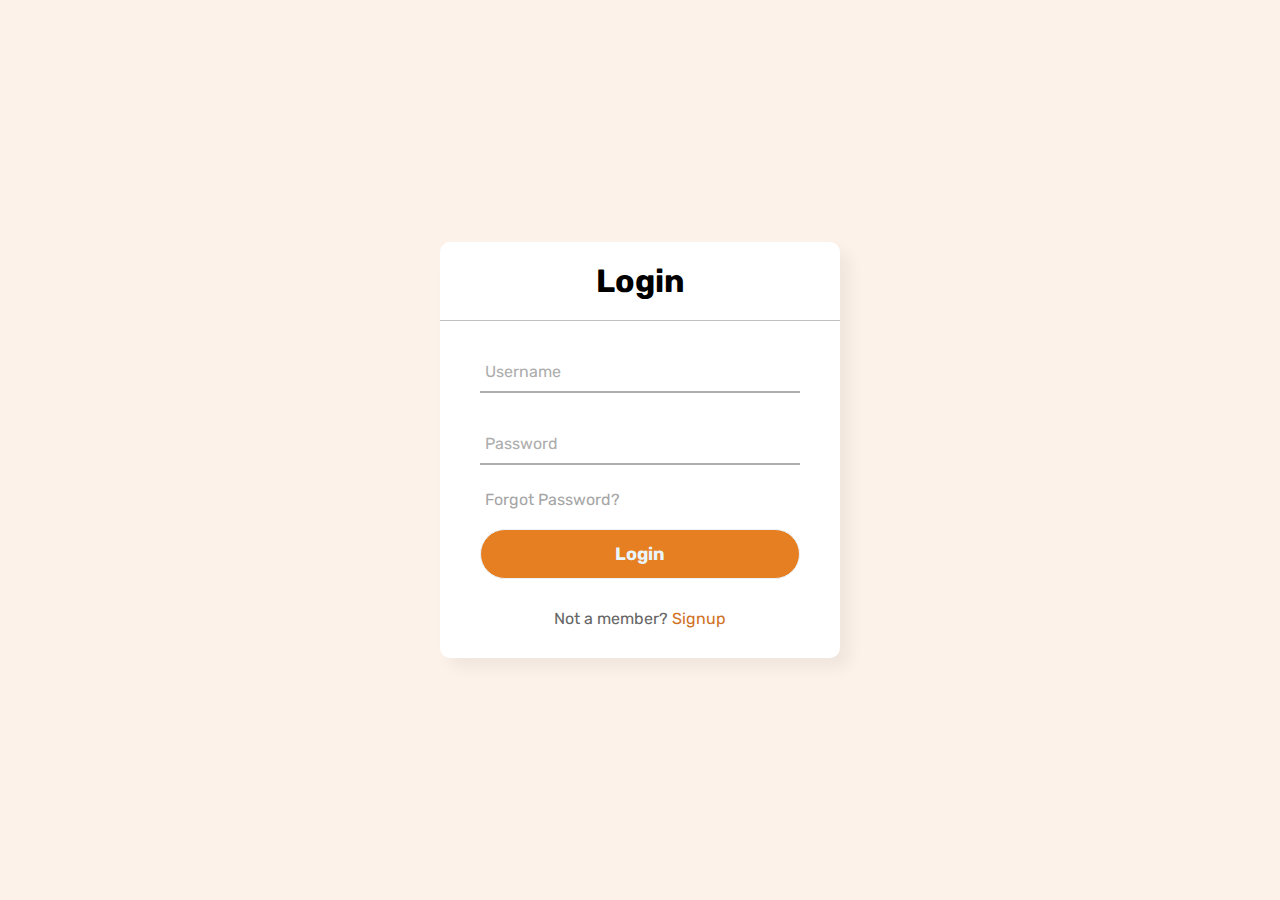
<file: login.html>
<!DOCTYPE html>
<html lang="en" dir="ltr">

<head>
    <meta charset="utf-8">
    <title>Login</title>
    <link href="https://fonts.googleapis.com/css2?family=Rubik:wght@400;500;600;700&display=swap" rel="stylesheet" />
    <link rel="stylesheet" href="css/auth.css">
</head>

<body>
    <div class="center">
        <h1>Login</h1>
        <form method="post">
            <div class="txt_field">
                <input type="text" required>
                <span></span>
                <label>Username</label>
            </div>
            <div class="txt_field">
                <input type="password" required>
                <span></span>
                <label>Password</label>
            </div>
            <div class="pass">Forgot Password?</div>
            <input type="submit" value="Login">
            <div class="signup_link">
                Not a member? <a href="signup.html">Signup</a>
            </div>
        </form>
    </div>

</body>

</html>
</file>
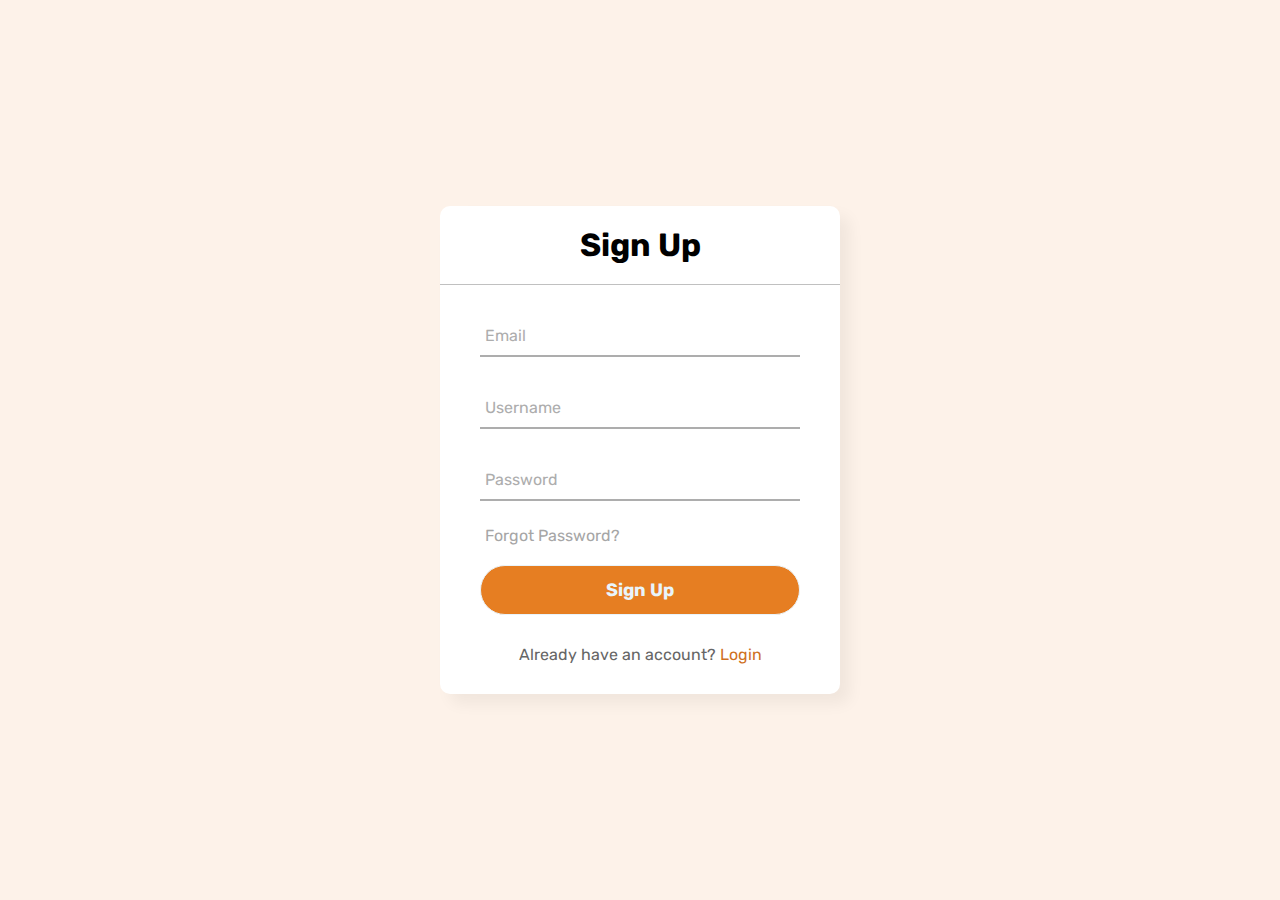
<file: signup.html>
<!DOCTYPE html>
<html lang="en" dir="ltr">

<head>
    <meta charset="utf-8">
    <title>Login</title>
    <link href="https://fonts.googleapis.com/css2?family=Rubik:wght@400;500;600;700&display=swap" rel="stylesheet" />
    <link rel="stylesheet" href="css/auth.css">
</head>

<body>
    <div class="center">
        <h1>Sign Up</h1>
        <form method="post">
            <div class="txt_field">
                <input type="email" required>
                <span></span>
                <label>Email</label>
            </div>
            <div class="txt_field">
                <input type="text" required>
                <span></span>
                <label>Username</label>
            </div>
            <div class="txt_field">
                <input type="password" required>
                <span></span>
                <label>Password</label>
            </div>
            <div class="pass">Forgot Password?</div>
            <input type="submit" value="Sign Up">
            <div class="signup_link">
                Already have an account? <a href="login.html">Login</a>
            </div>
        </form>
    </div>

</body>

</html>
</file>
<file: css/auth.css>
* {
    margin: 0;
    padding: 0;
    box-sizing: border-box;
    font-family: "Rubik", sans-serif;
}

body {
    margin: 0;
    padding: 0;
    background: linear-gradient(120deg, #fdf2e9, #fdf2e9);
    height: 100vh;
    overflow: hidden;
}

.center {
    position: absolute;
    top: 50%;
    left: 50%;
    transform: translate(-50%, -50%);
    width: 400px;
    background: white;
    border-radius: 10px;
    box-shadow: 10px 10px 15px rgba(0, 0, 0, 0.05);
}

.center h1 {
    text-align: center;
    padding: 20px 0;
    border-bottom: 1px solid silver;
}

.center form {
    padding: 0 40px;
    box-sizing: border-box;
}

form .txt_field {
    position: relative;
    border-bottom: 2px solid #adadad;
    margin: 30px 0;
}

.txt_field input {
    width: 100%;
    padding: 0 5px;
    height: 40px;
    font-size: 16px;
    border: none;
    background: none;
    outline: none;
}

.txt_field label {
    position: absolute;
    top: 50%;
    left: 5px;
    color: #adadad;
    transform: translateY(-50%);
    font-size: 16px;
    pointer-events: none;
    transition: .5s;
}

.txt_field span::before {
    content: '';
    position: absolute;
    top: 40px;
    left: 0;
    width: 0%;
    height: 2px;
    background: #e67e22;
    transition: .5s;
}

.txt_field input:focus~label,
.txt_field input:valid~label {
    top: -5px;
    color: #e67e22;
}

.txt_field input:focus~span::before,
.txt_field input:valid~span::before {
    width: 100%;
}

.pass {
    margin: -5px 0 20px 5px;
    color: #a6a6a6;
    cursor: pointer;
}

.pass:hover {
    text-decoration: underline;
}

input[type="submit"] {
    width: 100%;
    height: 50px;
    border: 1px solid;
    background: #e67e22;
    border-radius: 25px;
    font-size: 18px;
    color: #e9f4fb;
    font-weight: 700;
    cursor: pointer;
    outline: none;
}

input[type="submit"]:hover {
    border-color: #cf711f;
    transition: .5s;
}

.signup_link {
    margin: 30px 0;
    text-align: center;
    font-size: 16px;
    color: #666666;
}

.signup_link a {
    color: #cf711f;
    text-decoration: none;
}

.signup_link a:hover {
    text-decoration: underline;
}
</file>
